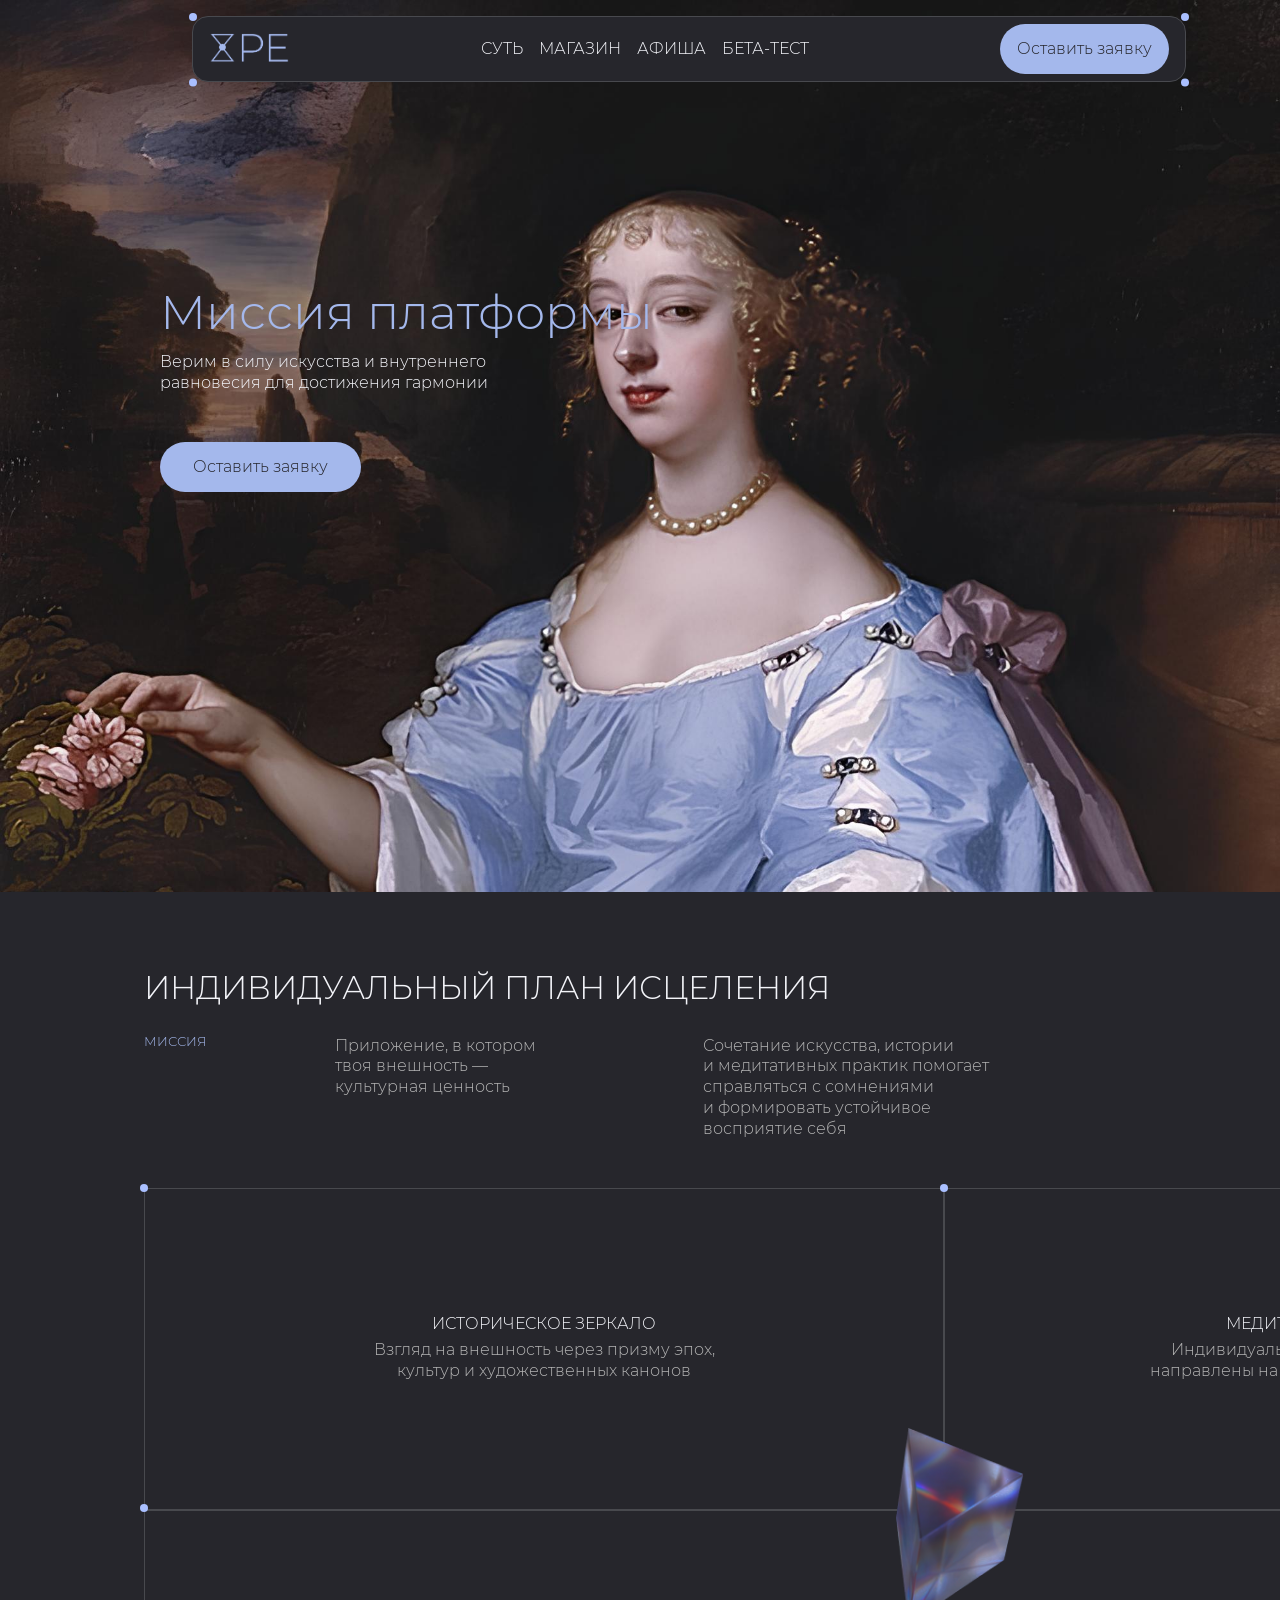
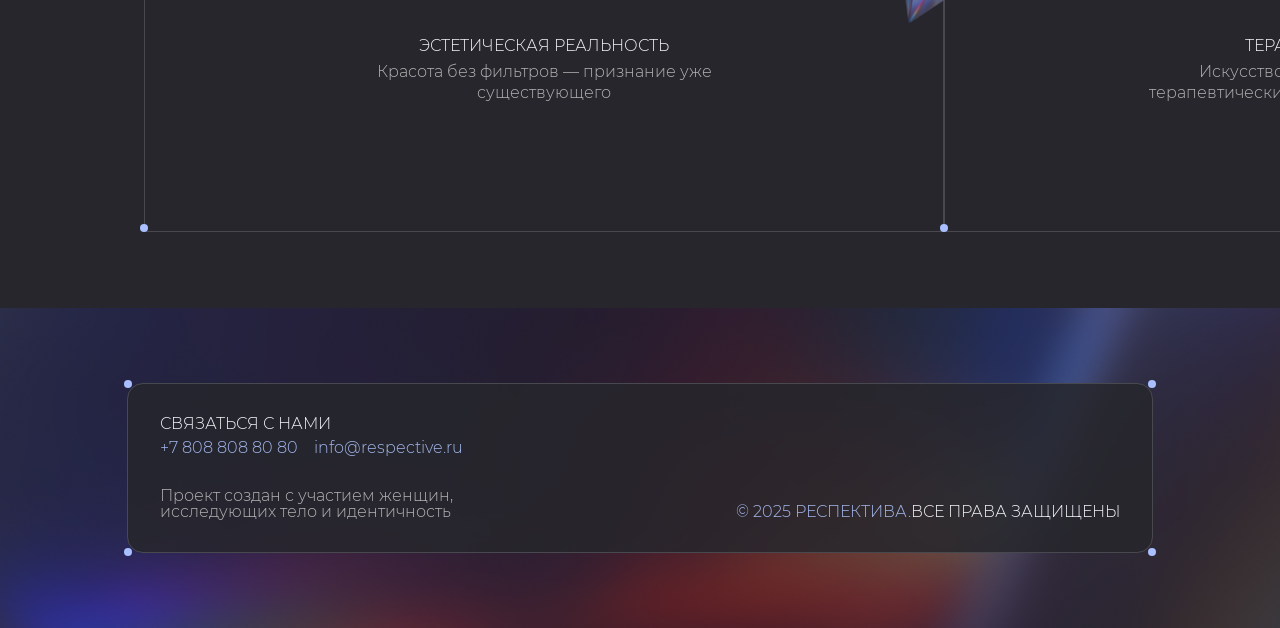
<file: about.html>
<!DOCTYPE html>
<html lang="ru">
  <head>
    <meta charset="UTF-8" />
    <meta name="viewport" content="width=device-width, initial-scale=1.0" />
    <title>RESPECTIVE</title>
    <link rel="stylesheet" href="stylesheets/style.css" />
    <!-- ФАВИКОНКА -->
    <link rel="icon" type="image/x-icon" href="images/favicon.ico" />
    <meta property="og:url" content="website" />

    <script src="javascripts/index.js" defer></script>

    <!-- SEO + Context -->
    <meta property="og:title" content="RESPECTIVE" />
    <meta name="twitter:card" content="summary_large_image" />
    <meta name="twitter:image" content="https://i.postimg.cc/Bbh33ss3/01.jpg" />
    <meta
      property="og:description"
      content="РЕСПЕКТИВА — приложение для принятия себя с помощью арт-терапии и медитации."
    />
    <meta property="og:image" content="https://i.postimg.cc/Bbh33ss3/01.jpg" />
    <meta property="og:type" content="website" />
    <meta property="og:url" content="https://valgerte.github.io/respective" />
  </head>
  <body>
    <div id="popup" class="popup">
      <div class="popup-overlay"></div>

      <div class="popup-content">
        <div class="title_block_pop">
          <h2>Ощутите себя <br />частью искусства</h2>
          <p>Оставьте вашу почту, и получите доступ к бета-версии приложения</p>
        </div>

        <form class="popup-form" id="betaForm" novalidate>
          <div class="inputs">
            <div class="input">
              <p class="label">ИМЯ</p>
              <input
                id="name"
                name="name"
                type="text"
                placeholder="Респектива"
                autocomplete="name"
                required
                aria-describedby="nameError"
              />
              <p class="error-text" id="nameError" aria-live="polite"></p>
            </div>

            <div class="input">
              <p class="label">ВАША ПОЧТА</p>
              <input
                id="email"
                name="email"
                type="email"
                placeholder="example@domain.com"
                autocomplete="email"
                required
                aria-describedby="emailError"
              />
              <p class="error-text" id="emailError" aria-live="polite"></p>
            </div>

            <div class="input">
              <p class="label">ВАШИ ПОЖЕЛАНИЯ</p>
              <textarea
                id="message"
                name="message"
                placeholder="Пожелания"
                required
                aria-describedby="messageError"
              ></textarea>
              <p class="error-text" id="messageError" aria-live="polite"></p>
            </div>
          </div>

          <button class="button_bid" type="submit">Отправить</button>
        </form>
      </div>
    </div>
    <header class="about_header">
      <nav class="site-nav">
        <div class="logo">
          <a href="index.html"><img src="images/logo.png" alt="logo" /></a>
        </div>

        <ul class="menu" id="mobileMenu">
          <li><a href="about.html">Суть</a></li>
          <li><a href="store.html">Магазин</a></li>
          <li><a href="affiche.html">Афиша</a></li>
          <li><a href="test.html">Бета-тест</a></li>

          <li class="menu__cta">
            <button class="button_bid" id="openPopupMobile" type="button">
              Оставить заявку
            </button>
          </li>
        </ul>

        <button class="button_bid nav-cta" id="openPopup" type="button">
          Оставить заявку
        </button>

        <button
          class="burger"
          id="burger"
          type="button"
          aria-label="Открыть меню"
        >
          <span></span>
          <span></span>
          <span></span>
        </button>

        <button
          class="menu-close"
          id="menuClose"
          type="button"
          aria-label="Закрыть меню"
        >
          ×
        </button>
      </nav>
      <div class="title_block">
        <div class="title">Миссия платформы</div>
        <div class="subtitle_affiche">
          Верим в силу искусства и внутреннего <br />
          равновесия для достижения гармонии
        </div>
        <button class="button_bid button_bid_out" id="openPopup-2">
          Оставить заявку
        </button>
      </div>
    </header>
    <main>
      <section class="about_block">
        <div class="mission_block">
          <div class="title_mission">Индивидуальный план исцеления</div>
          <div class="mission">
            <div class="about_mission">
              <div class="mission_subtitle">Миссия</div>
              <div class="about_text">
                Приложение, в котором твоя внешность — культурная ценность
              </div>
            </div>
            <div class="mission_text">
              Сочетание искусства, истории <br />и медитативных практик помогает
              справляться с сомнениями <br />и формировать устойчивое восприятие
              себя
            </div>
          </div>
        </div>
        <div class="advantages_block">
          <div class="advantage_line">
            <div class="block">
              <p class="block_title">Историческое зеркало</p>
              <p class="block_text">
                Взгляд на внешность через призму эпох, культур и художественных
                канонов
              </p>
            </div>
            <div class="block">
              <p class="block_title">Медитативная практика</p>
              <p class="block_text">
                Индивидуальные тексты и аудио-настрой направлены на мягкое
                проживание принятия
              </p>
            </div>
          </div>
          <div class="advantage_line">
            <div class="block">
              <p class="block_title">Эстетическая реальность</p>
              <p class="block_text">
                Красота без фильтров — признание уже существующего
              </p>
            </div>
            <div class="block">
              <p class="block_title">Терапия через образ</p>
              <p class="block_text">
                Искусство как метод: сочетаем арт-терапевтический подход с
                культурным опытом
              </p>
            </div>
          </div>
          <div class="advantage_image">
            <img src="images/cristal.png" alt="cristal" />
          </div>
        </div>
      </section>
    </main>
    <footer>
      <div class="info_block">
        <div class="contacts_block">
          <p class="title">Связаться с нами</p>

          <div class="contacts">
            <a href="tel:+78088088080" class="text contact-link">
              +7 808 808 80 80
            </a>

            <a href="mailto:info@respective.ru" class="text contact-link">
              info@respective.ru
            </a>
          </div>
        </div>

        <div class="rights_block">
          <div class="created_block">
            Проект создан с участием женщин, <br />
            исследующих тело и идентичность
          </div>

          <div class="rights">
            <span class="company">© 2025 Респектива.</span>
            <span>Все права защищены</span>
          </div>
        </div>
      </div>
    </footer>
  </body>
</html>
</file>
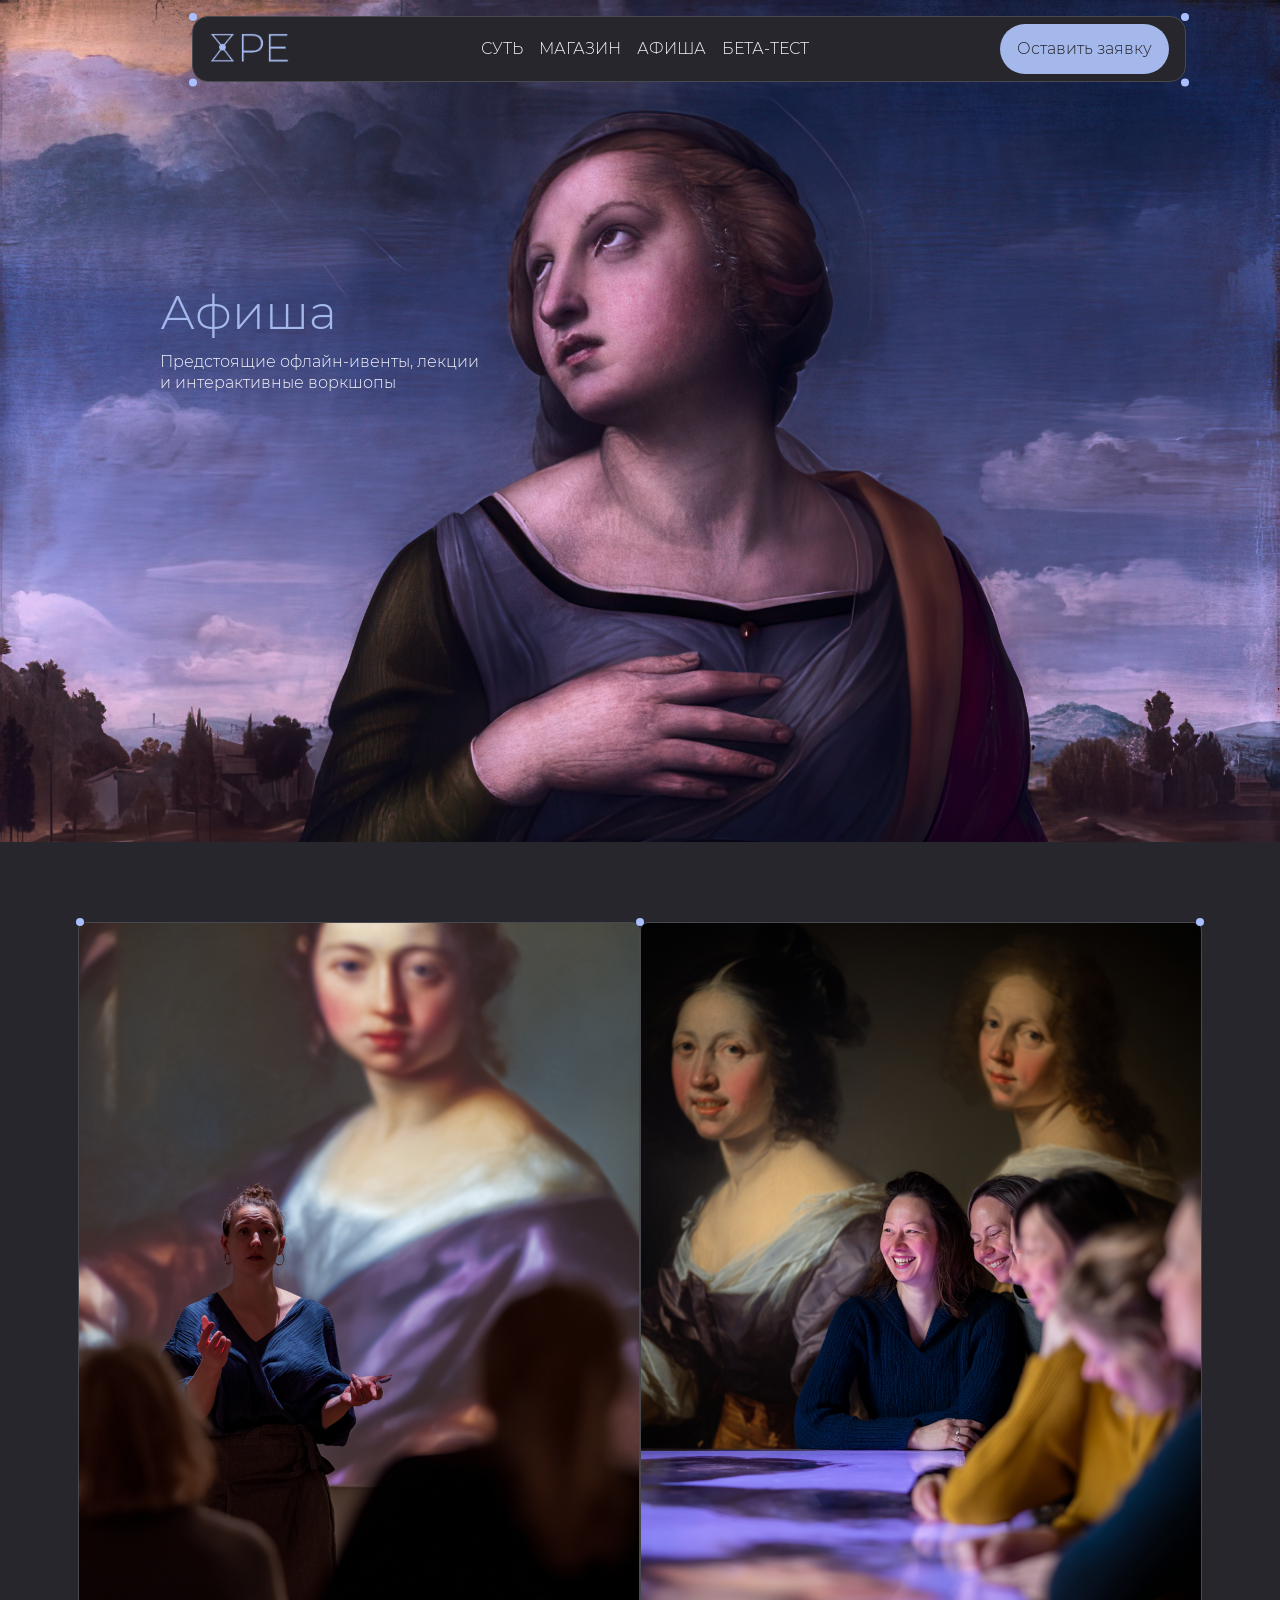
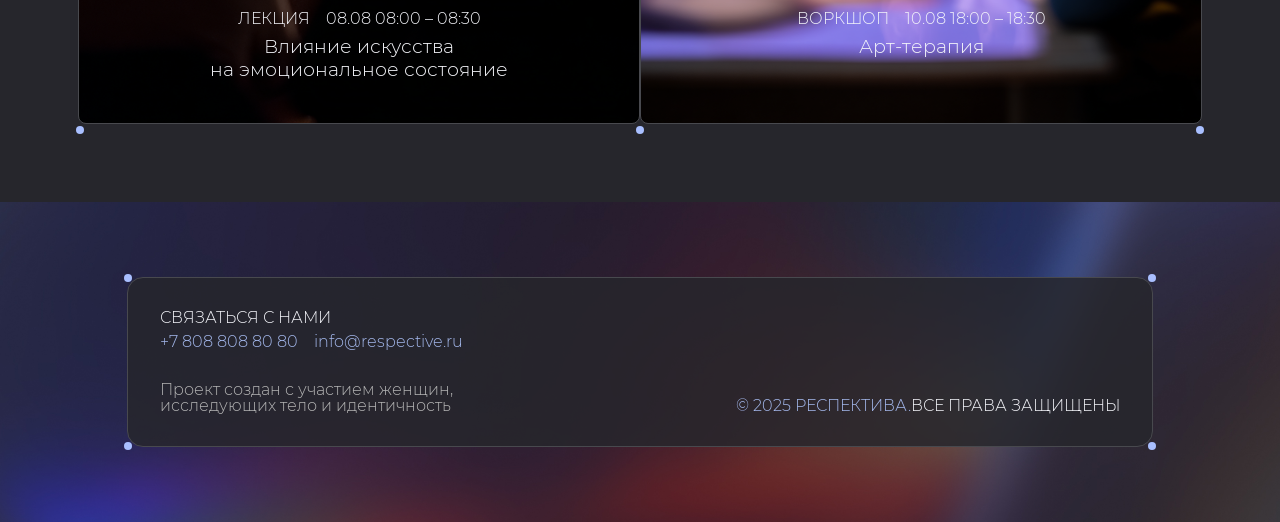
<file: affiche.html>
<!DOCTYPE html>
<html lang="ru">
  <head>
    <meta charset="UTF-8" />
    <meta name="viewport" content="width=device-width, initial-scale=1.0" />
    <title>RESPECTIVE</title>
    <link rel="stylesheet" href="stylesheets/style.css" />
    <!-- ФАВИКОНКА -->
    <link rel="icon" type="image/x-icon" href="images/favicon.ico" />
    <meta property="og:url" content="website" />

    <script src="javascripts/index.js" defer></script>

    <!-- SEO + Context -->
    <meta property="og:title" content="RESPECTIVE" />
    <meta name="twitter:card" content="summary_large_image" />
    <meta name="twitter:image" content="https://i.postimg.cc/Bbh33ss3/01.jpg" />
    <meta
      property="og:description"
      content="РЕСПЕКТИВА — приложение для принятия себя с помощью арт-терапии и медитации."
    />
    <meta property="og:image" content="https://i.postimg.cc/Bbh33ss3/01.jpg" />
    <meta property="og:type" content="website" />
    <meta property="og:url" content="https://valgerte.github.io/respective" />
  </head>
  <body>
    <div id="popup" class="popup">
      <div class="popup-overlay"></div>

      <div class="popup-content">
        <div class="title_block_pop">
          <h2>Ощутите себя <br />частью искусства</h2>
          <p>Оставьте вашу почту, и получите доступ к бета-версии приложения</p>
        </div>

        <form class="popup-form" id="betaForm" novalidate>
          <div class="inputs">
            <div class="input">
              <p class="label">ИМЯ</p>
              <input
                id="name"
                name="name"
                type="text"
                placeholder="Респектива"
                autocomplete="name"
                required
                aria-describedby="nameError"
              />
              <p class="error-text" id="nameError" aria-live="polite"></p>
            </div>

            <div class="input">
              <p class="label">ВАША ПОЧТА</p>
              <input
                id="email"
                name="email"
                type="email"
                placeholder="example@domain.com"
                autocomplete="email"
                required
                aria-describedby="emailError"
              />
              <p class="error-text" id="emailError" aria-live="polite"></p>
            </div>

            <div class="input">
              <p class="label">ВАШИ ПОЖЕЛАНИЯ</p>
              <textarea
                id="message"
                name="message"
                placeholder="Пожелания"
                required
                aria-describedby="messageError"
              ></textarea>
              <p class="error-text" id="messageError" aria-live="polite"></p>
            </div>
          </div>

          <button class="button_bid" type="submit">Отправить</button>
        </form>
      </div>
    </div>
    <header class="affiche_header">
      <nav class="site-nav">
        <div class="logo">
          <a href="index.html"><img src="images/logo.png" alt="logo" /></a>
        </div>

        <ul class="menu" id="mobileMenu">
          <li><a href="about.html">Суть</a></li>
          <li><a href="store.html">Магазин</a></li>
          <li><a href="affiche.html">Афиша</a></li>
          <li><a href="test.html">Бета-тест</a></li>

          <li class="menu__cta">
            <button class="button_bid" id="openPopupMobile" type="button">
              Оставить заявку
            </button>
          </li>
        </ul>

        <button class="button_bid nav-cta" id="openPopup" type="button">
          Оставить заявку
        </button>

        <button
          class="burger"
          id="burger"
          type="button"
          aria-label="Открыть меню"
        >
          <span></span>
          <span></span>
          <span></span>
        </button>

        <button
          class="menu-close"
          id="menuClose"
          type="button"
          aria-label="Закрыть меню"
        >
          ×
        </button>
      </nav>
      <div class="title_block">
        <div class="title">Афиша</div>
        <div class="subtitle_affiche">
          Предстоящие офлайн-ивенты, лекции <br />и интерактивные воркшопы
        </div>
      </div>
    </header>
    <main>
      <section class="affiche_block">
        <div class="affiche_line">
          <button
            class="button_bid_affiche"
            data-alert="Скоро анонс билетов&#10;Следите за сайтом"
          >
            <div class="card card_1">
              <div class="description">
                <div class="text_line">
                  <p class="text">Лекция</p>
                  <p class="text">08.08 08:00 – 08:30</p>
                </div>
                <div class="title_affiche">
                  Влияние искусства <br />на эмоциональное состояние
                </div>
              </div>
            </div>
          </button>
          <button
            class="button_bid_affiche"
            data-alert="Скоро анонс билетов&#10;Следите за сайтом"
          >
            <div class="card card_2">
              <div class="description">
                <div class="text_line">
                  <p class="text">Воркшоп</p>
                  <p class="text">10.08 18:00 – 18:30</p>
                </div>
                <div class="title_affiche">Арт-терапия</div>
              </div>
            </div>
          </button>
        </div>
      </section>
    </main>
    <footer>
      <div class="info_block">
        <div class="contacts_block">
          <p class="title">Связаться с нами</p>

          <div class="contacts">
            <a href="tel:+78088088080" class="text contact-link">
              +7 808 808 80 80
            </a>

            <a href="mailto:info@respective.ru" class="text contact-link">
              info@respective.ru
            </a>
          </div>
        </div>

        <div class="rights_block">
          <div class="created_block">
            Проект создан с участием женщин, <br />
            исследующих тело и идентичность
          </div>

          <div class="rights">
            <span class="company">© 2025 Респектива.</span>
            <span>Все права защищены</span>
          </div>
        </div>
      </div>
    </footer>
  </body>
</html>
</file>
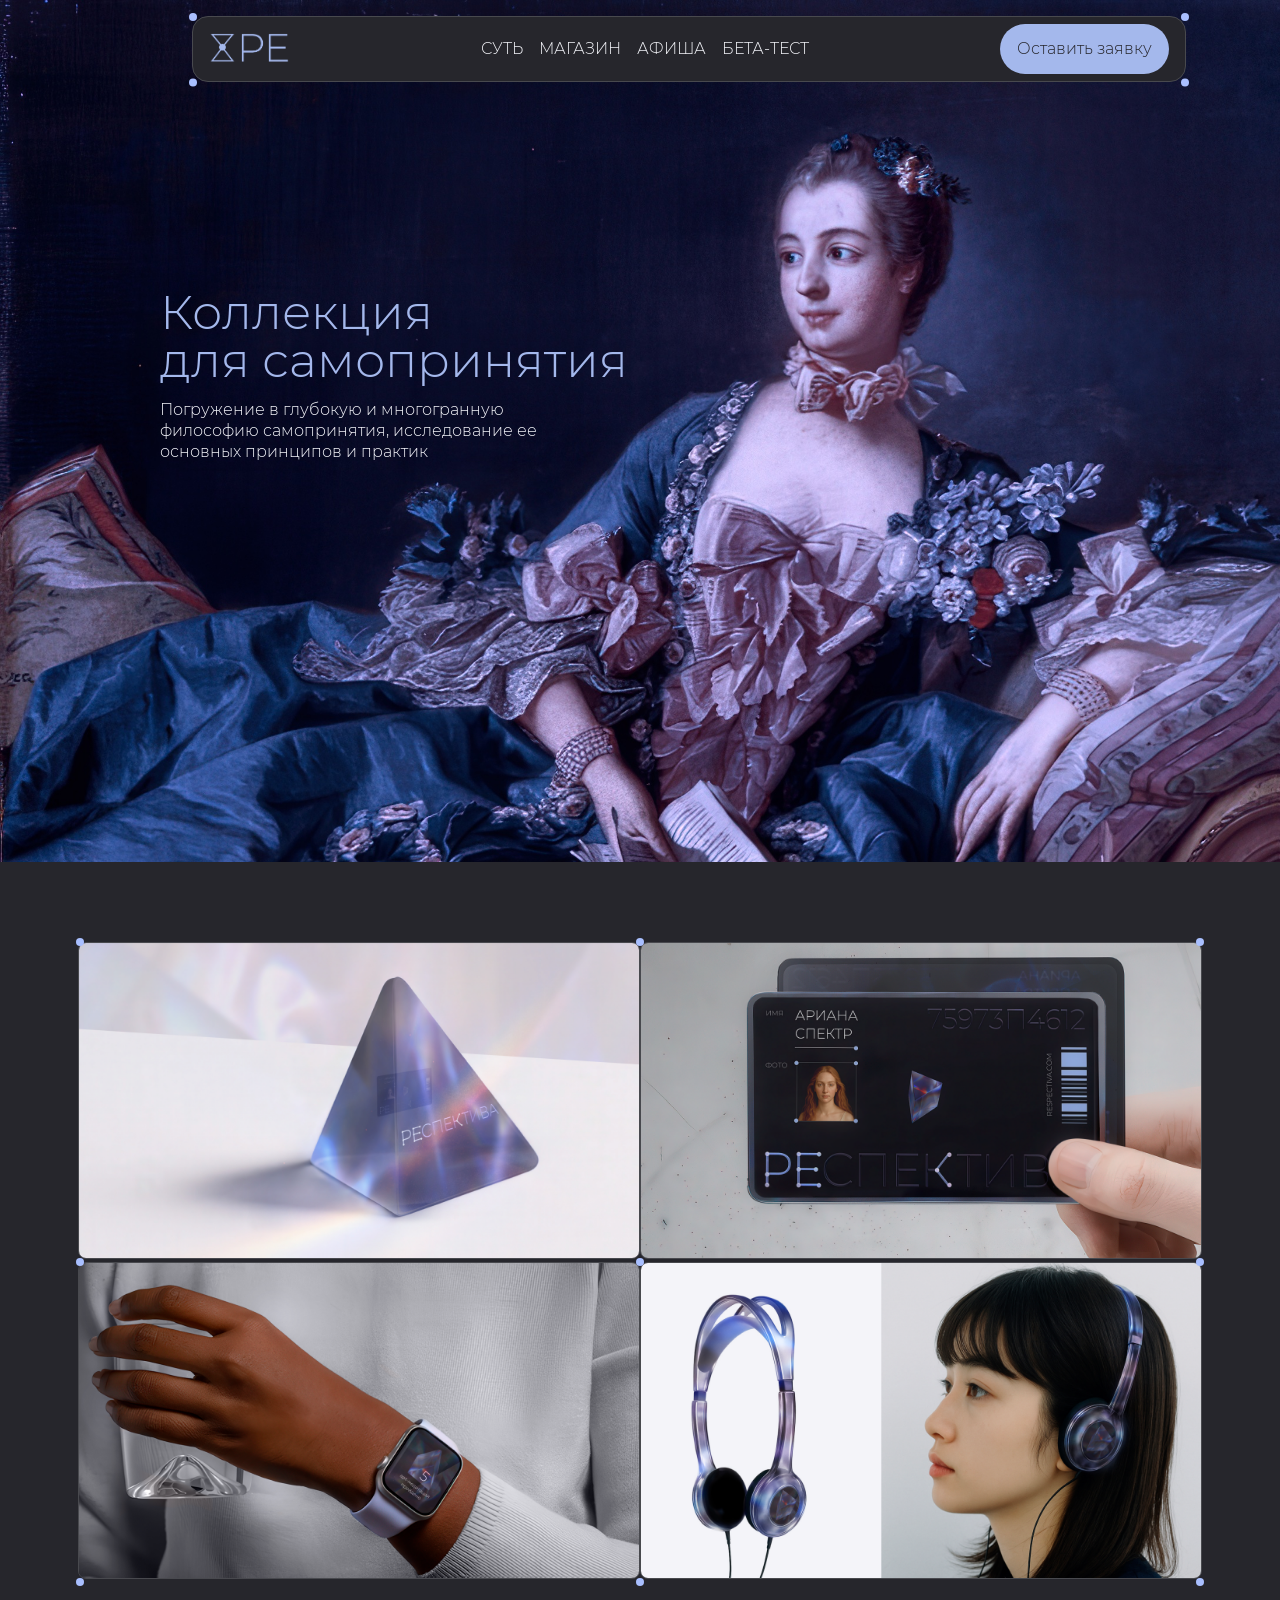
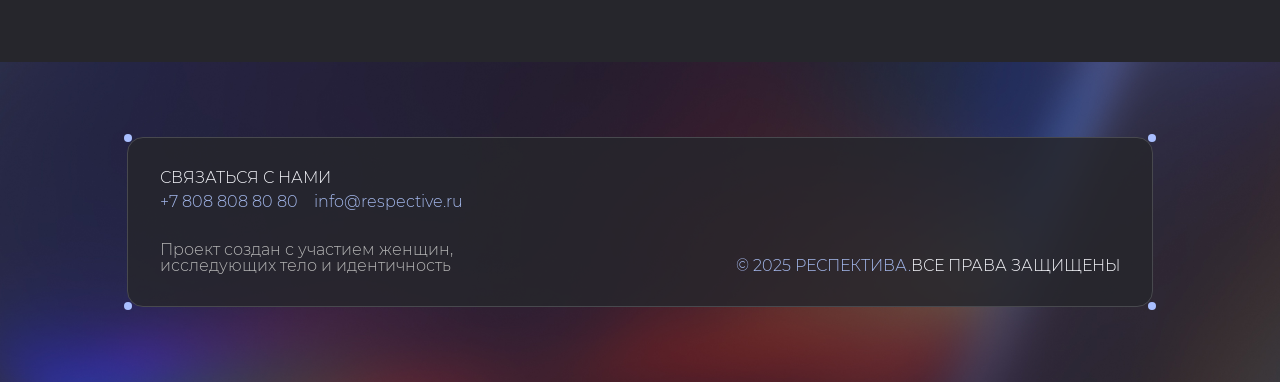
<file: store.html>
<!DOCTYPE html>
<html lang="ru">
  <head>
    <meta charset="UTF-8" />
    <meta name="viewport" content="width=device-width, initial-scale=1.0" />
    <title>RESPECTIVE</title>
    <link rel="stylesheet" href="stylesheets/style.css" />
    <!-- ФАВИКОНКА -->
    <link rel="icon" type="image/x-icon" href="images/favicon.ico" />
    <meta property="og:url" content="website" />

    <script src="javascripts/index.js" defer></script>

    <!-- SEO + Context -->
    <meta property="og:title" content="RESPECTIVE" />
    <meta name="twitter:card" content="summary_large_image" />
    <meta name="twitter:image" content="https://i.postimg.cc/Bbh33ss3/01.jpg" />
    <meta
      property="og:description"
      content="РЕСПЕКТИВА — приложение для принятия себя с помощью арт-терапии и медитации."
    />
    <meta property="og:image" content="https://i.postimg.cc/Bbh33ss3/01.jpg" />
    <meta property="og:type" content="website" />
    <meta property="og:url" content="https://valgerte.github.io/respective" />
  </head>
  <body>
    <div id="popup" class="popup">
      <div class="popup-overlay"></div>

      <div class="popup-content">
        <div class="title_block_pop">
          <h2>Ощутите себя <br />частью искусства</h2>
          <p>Оставьте вашу почту, и получите доступ к бета-версии приложения</p>
        </div>

        <form class="popup-form" id="betaForm" novalidate>
          <div class="inputs">
            <div class="input">
              <p class="label">ИМЯ</p>
              <input
                id="name"
                name="name"
                type="text"
                placeholder="Респектива"
                autocomplete="name"
                required
                aria-describedby="nameError"
              />
              <p class="error-text" id="nameError" aria-live="polite"></p>
            </div>

            <div class="input">
              <p class="label">ВАША ПОЧТА</p>
              <input
                id="email"
                name="email"
                type="email"
                placeholder="example@domain.com"
                autocomplete="email"
                required
                aria-describedby="emailError"
              />
              <p class="error-text" id="emailError" aria-live="polite"></p>
            </div>

            <div class="input">
              <p class="label">ВАШИ ПОЖЕЛАНИЯ</p>
              <textarea
                id="message"
                name="message"
                placeholder="Пожелания"
                required
                aria-describedby="messageError"
              ></textarea>
              <p class="error-text" id="messageError" aria-live="polite"></p>
            </div>
          </div>

          <button class="button_bid" type="submit">Отправить</button>
        </form>
      </div>
    </div>
    <header class="store_header">
      <nav class="site-nav">
        <div class="logo">
          <a href="index.html"><img src="images/logo.png" alt="logo" /></a>
        </div>

        <ul class="menu" id="mobileMenu">
          <li><a href="about.html">Суть</a></li>
          <li><a href="store.html">Магазин</a></li>
          <li><a href="affiche.html">Афиша</a></li>
          <li><a href="test.html">Бета-тест</a></li>

          <li class="menu__cta">
            <button class="button_bid" id="openPopupMobile" type="button">
              Оставить заявку
            </button>
          </li>
        </ul>

        <button class="button_bid nav-cta" id="openPopup" type="button">
          Оставить заявку
        </button>

        <button
          class="burger"
          id="burger"
          type="button"
          aria-label="Открыть меню"
        >
          <span></span>
          <span></span>
          <span></span>
        </button>

        <button
          class="menu-close"
          id="menuClose"
          type="button"
          aria-label="Закрыть меню"
        >
          ×
        </button>
      </nav>
      <div class="title_block">
        <div class="title">Коллекция <br />для самопринятия</div>
        <div class="subtitle_store">
          Погружение в глубокую и многогранную философию самопринятия,
          исследование ее основных принципов и практик
        </div>
      </div>
    </header>
    <main>
      <section class="good_block">
        <div class="good_line">
          <button
            class="button_bid_store"
            data-alert="Скоро анонс айтемов&#10;Следите за сайтом"
          >
            <img src="images/good_1.png" alt="good" />
          </button>
          <button
            class="button_bid_store"
            data-alert="Скоро анонс айтемов&#10;Следите за сайтом"
          >
            <img src="images/good_2.png" alt="good" />
          </button>
        </div>
        <div class="good_line">
          <button
            class="button_bid_store"
            data-alert="Скоро анонс айтемов&#10;Следите за сайтом"
          >
            <img src="images/good_3.png" alt="good" />
          </button>
          <button
            class="button_bid_store"
            data-alert="Скоро анонс айтемов&#10;Следите за сайтом"
          >
            <img src="images/good_4.png" alt="good" />
          </button>
        </div>
      </section>
    </main>
    <footer>
      <div class="info_block">
        <div class="contacts_block">
          <p class="title">Связаться с нами</p>

          <div class="contacts">
            <a href="tel:+78088088080" class="text contact-link">
              +7 808 808 80 80
            </a>

            <a href="mailto:info@respective.ru" class="text contact-link">
              info@respective.ru
            </a>
          </div>
        </div>

        <div class="rights_block">
          <div class="created_block">
            Проект создан с участием женщин, <br />
            исследующих тело и идентичность
          </div>

          <div class="rights">
            <span class="company">© 2025 Респектива.</span>
            <span>Все права защищены</span>
          </div>
        </div>
      </div>
    </footer>
  </body>
</html>
</file>
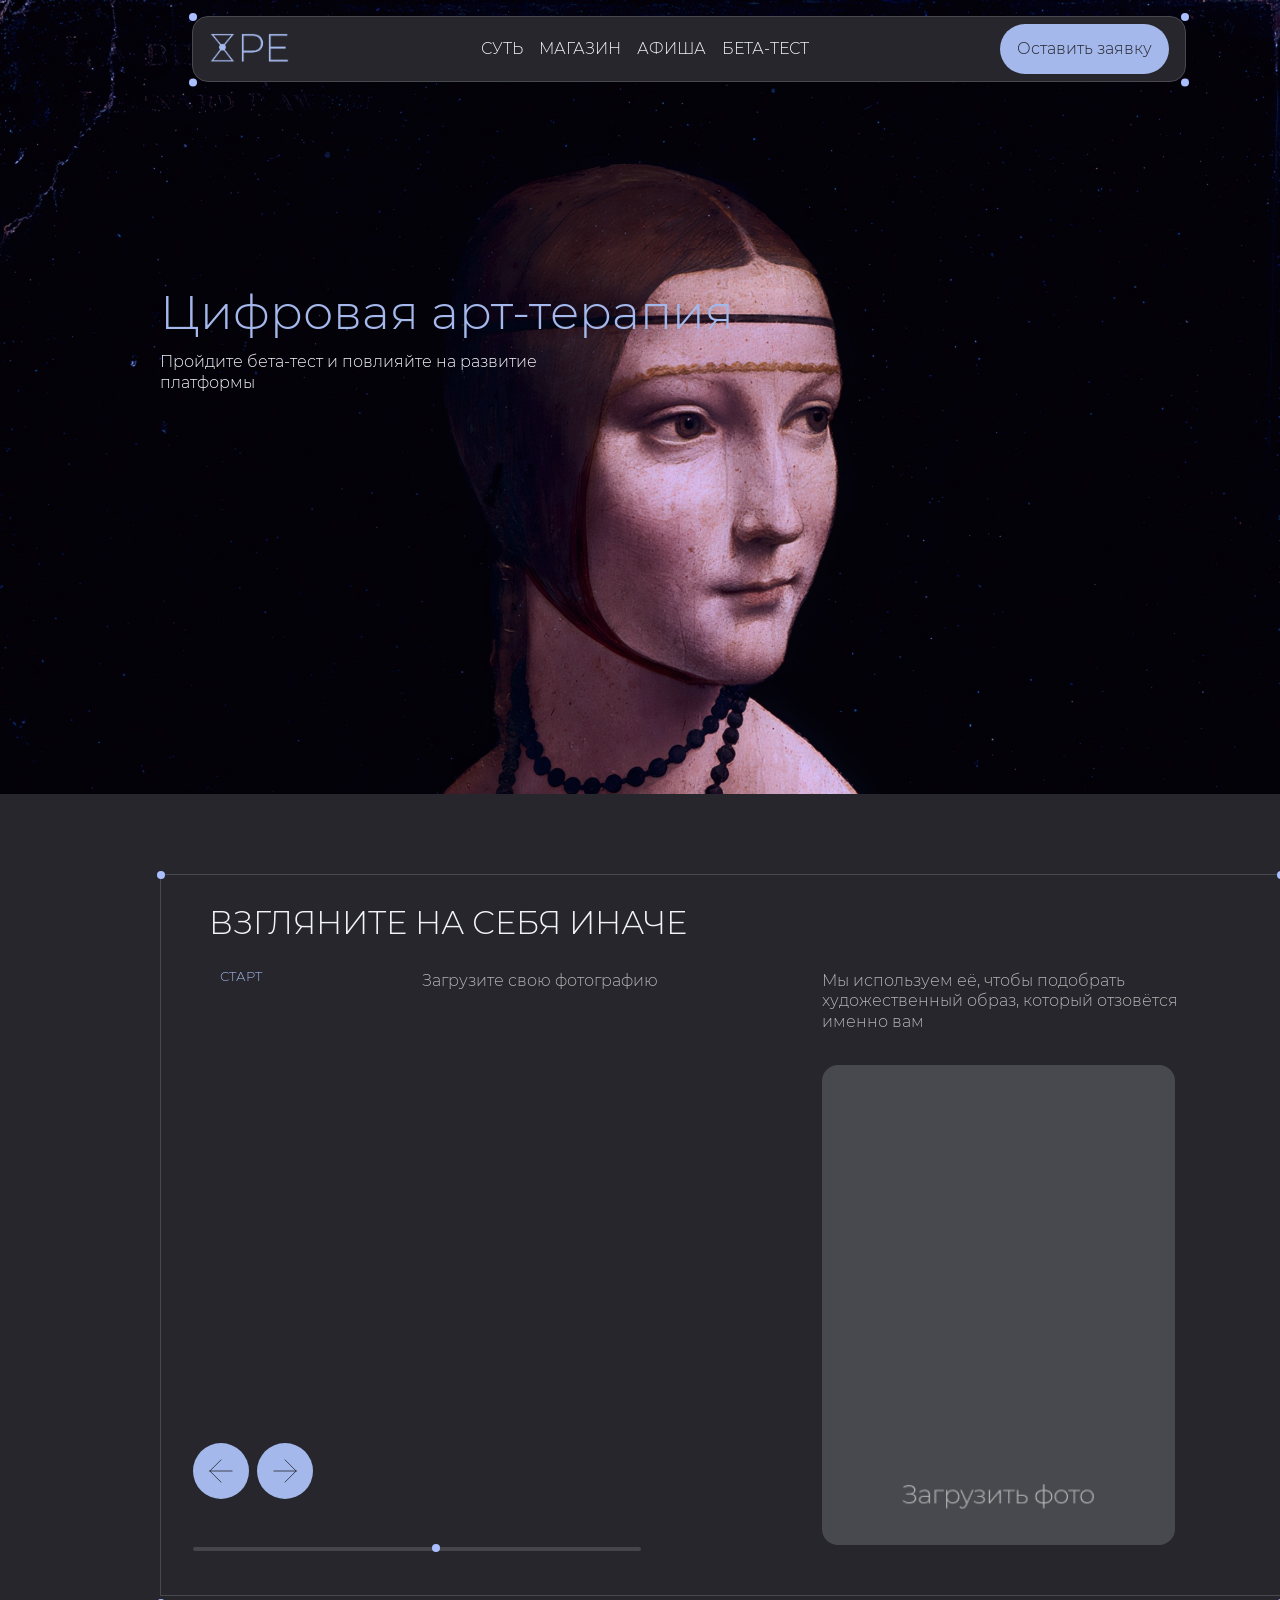
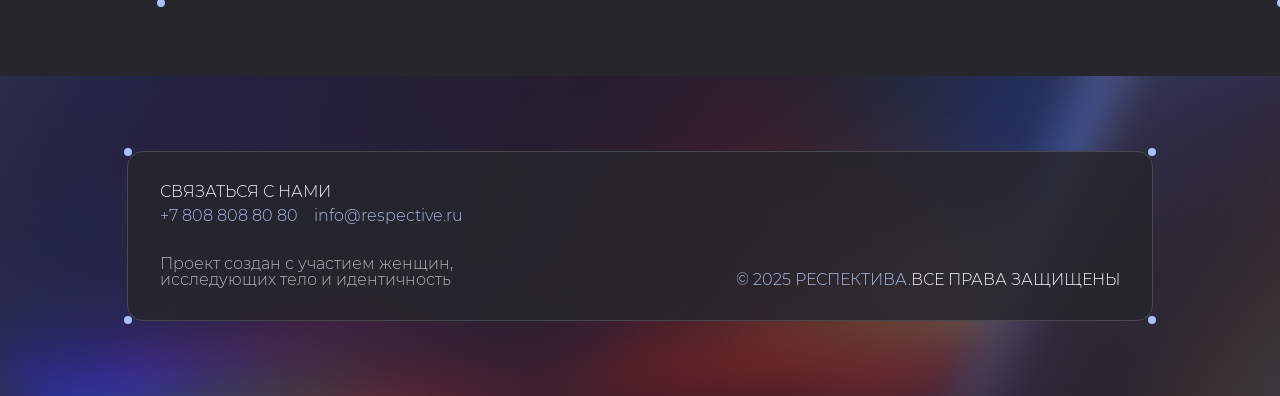
<file: test.html>
<!DOCTYPE html>
<html lang="ru">
  <head>
    <meta charset="UTF-8" />
    <meta name="viewport" content="width=device-width, initial-scale=1.0" />
    <title>RESPECTIVE</title>
    <link rel="stylesheet" href="stylesheets/style.css" />
    <!-- ФАВИКОНКА -->
    <link rel="icon" type="image/x-icon" href="images/favicon.ico" />
    <meta property="og:url" content="website" />

    <script src="javascripts/index.js" defer></script>

    <!-- SEO + Context -->
    <meta property="og:title" content="RESPECTIVE" />
    <meta name="twitter:card" content="summary_large_image" />
    <meta name="twitter:image" content="https://i.postimg.cc/Bbh33ss3/01.jpg" />
    <meta
      property="og:description"
      content="РЕСПЕКТИВА — приложение для принятия себя с помощью арт-терапии и медитации."
    />
    <meta property="og:image" content="https://i.postimg.cc/Bbh33ss3/01.jpg" />
    <meta property="og:type" content="website" />
    <meta property="og:url" content="https://valgerte.github.io/respective" />
  </head>
  <body>
    <div id="popup" class="popup">
      <div class="popup-overlay"></div>

      <div class="popup-content">
        <div class="title_block_pop">
          <h2>Ощутите себя <br />частью искусства</h2>
          <p>Оставьте вашу почту, и получите доступ к бета-версии приложения</p>
        </div>

        <form class="popup-form" id="betaForm" novalidate>
          <div class="inputs">
            <div class="input">
              <p class="label">ИМЯ</p>
              <input
                id="name"
                name="name"
                type="text"
                placeholder="Респектива"
                autocomplete="name"
                required
                aria-describedby="nameError"
              />
              <p class="error-text" id="nameError" aria-live="polite"></p>
            </div>

            <div class="input">
              <p class="label">ВАША ПОЧТА</p>
              <input
                id="email"
                name="email"
                type="email"
                placeholder="example@domain.com"
                autocomplete="email"
                required
                aria-describedby="emailError"
              />
              <p class="error-text" id="emailError" aria-live="polite"></p>
            </div>

            <div class="input">
              <p class="label">ВАШИ ПОЖЕЛАНИЯ</p>
              <textarea
                id="message"
                name="message"
                placeholder="Пожелания"
                required
                aria-describedby="messageError"
              ></textarea>
              <p class="error-text" id="messageError" aria-live="polite"></p>
            </div>
          </div>

          <button class="button_bid" type="submit">Отправить</button>
        </form>
      </div>
    </div>
    <header class="test_header">
      <nav class="site-nav">
        <div class="logo">
          <a href="index.html"><img src="images/logo.png" alt="logo" /></a>
        </div>

        <ul class="menu" id="mobileMenu">
          <li><a href="about.html">Суть</a></li>
          <li><a href="store.html">Магазин</a></li>
          <li><a href="affiche.html">Афиша</a></li>
          <li><a href="test.html">Бета-тест</a></li>

          <li class="menu__cta">
            <button class="button_bid" id="openPopupMobile" type="button">
              Оставить заявку
            </button>
          </li>
        </ul>

        <button class="button_bid nav-cta" id="openPopup" type="button">
          Оставить заявку
        </button>

        <button
          class="burger"
          id="burger"
          type="button"
          aria-label="Открыть меню"
        >
          <span></span>
          <span></span>
          <span></span>
        </button>

        <button
          class="menu-close"
          id="menuClose"
          type="button"
          aria-label="Закрыть меню"
        >
          ×
        </button>
      </nav>
      <div class="title_block">
        <div class="title">Цифровая арт-терапия</div>
        <div class="subtitle_test">
          Пройдите бета-тест и повлияйте на развитие платформы
        </div>
      </div>
    </header>
    <main>
      <section class="beta">
        <div class="beta__viewport">
          <div class="beta__panel is-active" data-step="0">
            <div class="test_block">
              <div class="title_test">Взгляните на себя иначе</div>
              <div class="test">
                <div class="about_test">
                  <div class="test_subtitle">Старт</div>
                  <div class="about_text">Загрузите свою фотографию</div>
                </div>
                <div class="test_description_block">
                  <div class="test_text">
                    Мы используем её, чтобы подобрать художественный образ,
                    который отзовётся именно вам
                  </div>
                  <img src="images/load_img.jpg" alt="load" />
                </div>
              </div>
            </div>
            <button class="beta__next btn-prev">
              <img src="/images/back.svg" alt="button" width="100%" />
            </button>
            <button class="nextStep button_bid_next beta__next" type="button">
              <img src="/images/forward.svg" alt="button" width="100%" />
            </button>
          </div>

          <div class="beta__panel" data-step="1">
            <div class="test_block">
              <div class="title_test">Это вы</div>
              <div class="test">
                <div class="about_test">
                  <div class="test_subtitle">Портрет</div>
                  <div class="about_text">
                    Фотография, сделанная в спокойном, почти музейном
                    пространстве. Свет мягко падает на лицо и плечи, фон
                    нейтральный и светлый, он не отвлекает и не давит. Ваш
                    взгляд направлен в сторону экрана телефона, но тело слегка
                    развернуто, будто вы одновременно присутствуете и наблюдаете
                    за собой со стороны
                  </div>
                </div>
                <div class="test_description_block">
                  <div class="test_text">
                    Здесь состояние — собранность, тишину, внутреннее
                    равновесие, которое чувствуется даже в неподвижности
                  </div>
                  <img src="images/test_2.jpg" alt="img" class="img" />
                </div>
              </div>
            </div>
            <button class="beta__next btn-prev">
              <img src="/images/back.svg" alt="button" width="100%" />
            </button>
            <button class="nextStep button_bid_next beta__next" type="button">
              <img src="/images/forward.svg" alt="button" width="100%" />
            </button>
          </div>

          <div class="beta__panel" data-step="2">
            <div class="test_block">
              <div class="title_test">Ваш художественный образ</div>
              <div class="test">
                <div class="about_test">
                  <div class="test_subtitle">Образ</div>
                  <div class="about_text">
                    Картина — образ женщины из классической живописи, сдержанный
                    и сосредоточенный. Её поза спокойна, взгляд отведён в
                    сторону, а в руках — животное, символ уязвимости, нежности и
                    внутренней силы. Цвета глубокие, приглушённые: тёмный фон
                    усиливает ощущение тишины и сосредоточенности
                  </div>
                </div>
                <div class="test_description_block">
                  <div class="test_text">
                    Картина показывает, что ваше состояние может быть прочитано
                    как часть длинной культурной линии — где женщина
                    носительница внутреннего смысла
                  </div>
                  <img src="images/test_3.jpg" alt="img" class="img" />
                </div>
              </div>
            </div>
            <button class="beta__next btn-prev">
              <img src="/images/back.svg" alt="button" width="100%" />
            </button>
            <button class="nextStep button_bid_next beta__next" type="button">
              <img src="/images/forward.svg" alt="button" width="100%" />
            </button>
          </div>

          <div class="beta__panel test_block_gradient" data-step="3">
            <div class="test_block">
              <div class="title_test">Медитация принятия</div>
              <div class="test">
                <div class="about_test">
                  <div class="test_subtitle">Медитация</div>
                  <div class="about_text">
                    Остановитесь и задержите взгляд между фотографией и
                    картиной. Обратите внимание, как оба образа говорят о
                    спокойствии без демонстративности, о силе без напряжения.
                    Здесь нет позирования — есть присутствие и право занимать
                    пространство так, как вам сейчас возможно
                  </div>
                </div>
                <div class="test_description_block">
                  <div class="test_text">
                    Этот образ предлагает посмотреть на себя без требования быть
                    другой. Вы уже собраны, вы уже достаточно цельны, даже если
                    ощущаете хрупкость
                  </div>
                  <img src="images/test_2.jpg" alt="img" class="img" />
                </div>
              </div>
            </div>
            <button class="beta__next btn-prev">
              <img src="/images/back.svg" alt="button" width="100%" />
            </button>
            <button class="nextStep button_bid_next beta__next" type="button">
              <img src="/images/forward.svg" alt="button" width="100%" />
            </button>
          </div>

          <div class="beta__panel test_block_gradient" data-step="4">
            <div class="test_block test_block_last">
              <div class="title_test_last">Спасибо за этот опыт</div>
              <div class="test">
                <div class="about_test_last">
                  <img src="images/test_2.jpg" alt="image" class="last" />
                  <div class="back">
                    <img src="images/image.gif" alt="image" class="middle" />
                    <button class="button_bid" id="openPopup-2">
                      Оставить заявку
                    </button>
                  </div>
                  <img src="images/test_3.jpg" alt="image" class="last" />
                </div>
              </div>
              <div class="test_description_block_last">
                <div class="title_test_mini">Финиш</div>
                <div class="link_back">
                  <a href="test.html">Продолжите этот путь с Респективой</a>
                </div>
              </div>
            </div>
          </div>
          <div class="beta__progress" aria-hidden="true">
            <div class="beta__progress-fill"></div>
          </div>
        </div>
      </section>
    </main>
    <footer>
      <div class="info_block">
        <div class="contacts_block">
          <p class="title">Связаться с нами</p>

          <div class="contacts">
            <a href="tel:+78088088080" class="text contact-link">
              +7 808 808 80 80
            </a>

            <a href="mailto:info@respective.ru" class="text contact-link">
              info@respective.ru
            </a>
          </div>
        </div>

        <div class="rights_block">
          <div class="created_block">
            Проект создан с участием женщин, <br />
            исследующих тело и идентичность
          </div>

          <div class="rights">
            <span class="company">© 2025 Респектива.</span>
            <span>Все права защищены</span>
          </div>
        </div>
      </div>
    </footer>
  </body>
</html>
</file>
<file: stylesheets/style.css>
@import 'reset.css';
@import 'fonts.css';
@import 'layout.css';
@import 'adaptive.css';
@import 'animation.css';
</file>
